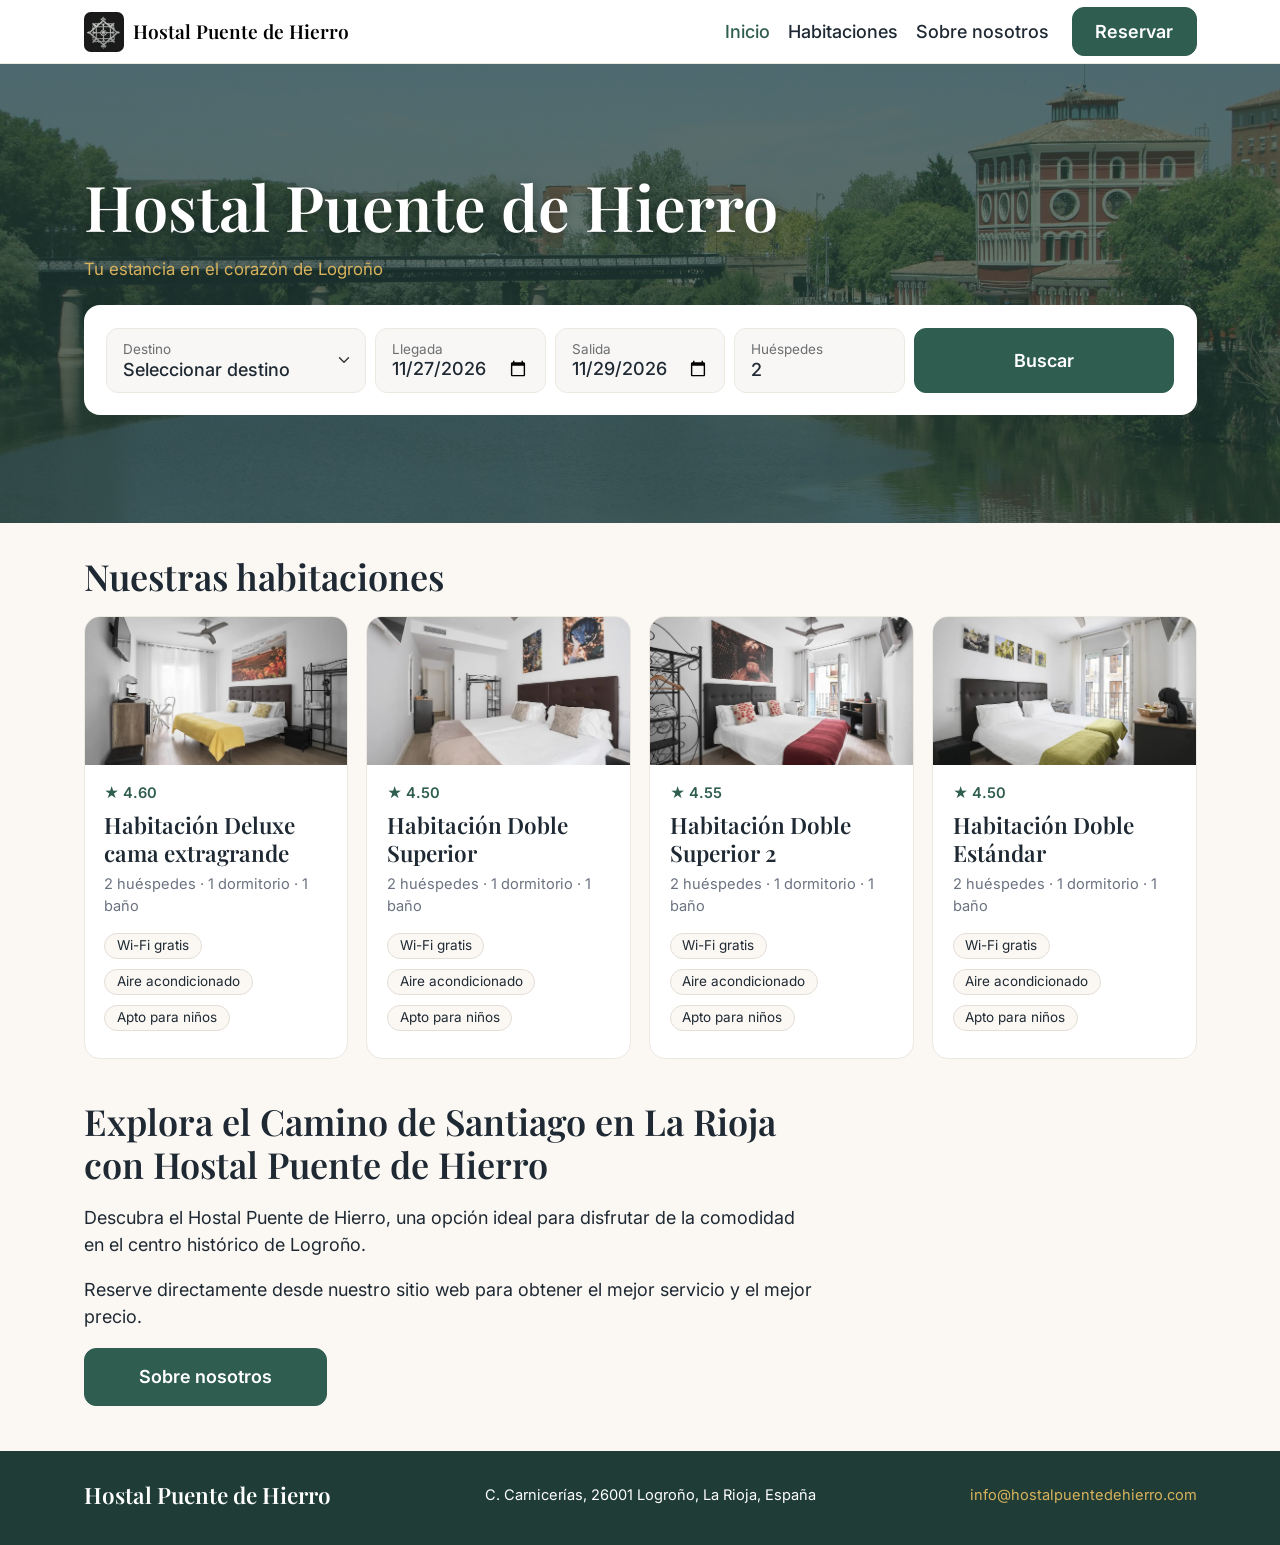
<file: index.html>
<!DOCTYPE html>
<html lang="es">
<head>
  <meta charset="UTF-8">
  <meta name="viewport" content="width=device-width, initial-scale=1">
  <title>Inicio | Hostal Puente de Hierro</title>
  <link href="https://fonts.googleapis.com/css2?family=Inter:wght@400;500;600;700&family=Playfair+Display:wght@500;600;700&display=swap" rel="stylesheet">
  <link href="https://cdn.jsdelivr.net/npm/bootstrap@5.3.3/dist/css/bootstrap.min.css" rel="stylesheet">
  <link href="css/style.css" rel="stylesheet">
</head>
<body>
  <nav class="navbar navbar-expand-md site-header sticky-top" aria-label="Principal">
    <div class="container">
      <a class="navbar-brand d-flex align-items-center gap-2" href="index.html">
        <img src="img/logo-icono.jpg" alt="Logotipo del Hostal Puente de Hierro" width="40" height="40" class="rounded flex-shrink-0">
        Hostal Puente de Hierro
      </a>
      <button class="navbar-toggler" type="button" data-bs-toggle="collapse" data-bs-target="#menuPrincipal"
              aria-controls="menuPrincipal" aria-expanded="false" aria-label="Abrir o cerrar el menú"><span class="navbar-toggler-icon"></span></button>
      <div class="collapse navbar-collapse" id="menuPrincipal">
        <ul class="navbar-nav ms-md-auto align-items-md-center">
          <li class="nav-item"><a class="nav-link active" href="index.html" aria-current="page"><span>Inicio</span><span class="flecha" aria-hidden="true">→</span></a></li>
          <li class="nav-item"><a class="nav-link" href="habitaciones.html"><span>Habitaciones</span><span class="flecha" aria-hidden="true">→</span></a></li>
          <li class="nav-item"><a class="nav-link" href="sobre-nosotros.html"><span>Sobre nosotros</span><span class="flecha" aria-hidden="true">→</span></a></li>
          <li class="nav-item nav-cta"><a class="btn btn-brand w-100" href="habitaciones.html">Reservar</a></li>
        </ul>
      </div>
    </div>
  </nav>

  <main>
    <section class="hero">
      <div class="container">
        <h1>Hostal Puente de Hierro</h1>
        <p class="lead-gold">Tu estancia en el corazón de Logroño</p>

        <form class="search-box" action="habitaciones.html" method="get">
          <div class="row g-2">
            <div class="col-12 col-lg-3">
              <div class="form-floating">
                <select class="form-select" id="destino" name="destino" aria-label="Destino">
                  <option>Seleccionar destino</option>
                  <option>Logroño</option>
                </select>
                <label for="destino">Destino</label>
              </div>
            </div>
            <div class="col-6 col-lg-2"><div class="form-floating"><input type="date" class="form-control" id="llegada" name="llegada" value="2026-11-27" placeholder=" "><label for="llegada">Llegada</label></div></div>
            <div class="col-6 col-lg-2"><div class="form-floating"><input type="date" class="form-control" id="salida" name="salida" value="2026-11-29" placeholder=" "><label for="salida">Salida</label></div></div>
            <div class="col-12 col-lg-2"><div class="form-floating"><input type="number" class="form-control" id="huespedes" name="huespedes" value="2" placeholder=" " min="1" max="4"><label for="huespedes">Huéspedes</label></div></div>
            <div class="col-12 col-lg-3 mt-2 mt-lg-2 d-grid">
              <button type="submit" class="btn btn-brand">Buscar</button>
            </div>
          </div>
        </form>
      </div>
    </section>

    <section class="container">
      <h2 class="section-title">Nuestras habitaciones</h2>
      <div class="row row-cols-1 row-cols-md-2 row-cols-xl-4 g-3">
        <div class="col">
          <div class="card room-card h-100">
            <img src="img/hab-deluxe.jpg" class="card-img-top" alt="Habitación Deluxe cama extragrande" loading="lazy">
            <div class="card-body">
              <div class="rating">★ 4.60</div>
              <h3 class="card-title room-title"><a href="detalle-habitacion.html" class="stretched-link">Habitación Deluxe cama extragrande</a></h3>
              <p class="card-text room-meta">2 huéspedes · 1 dormitorio · 1 baño</p>
              <div><span class="badge rounded-pill chip">Wi-Fi gratis</span><span class="badge rounded-pill chip">Aire acondicionado</span><span class="badge rounded-pill chip">Apto para niños</span></div>
            </div>
          </div>
        </div>
        <div class="col">
          <div class="card room-card h-100">
            <img src="img/hab-doble-superior.jpg" class="card-img-top" alt="Habitación Doble Superior" loading="lazy">
            <div class="card-body">
              <div class="rating">★ 4.50</div>
              <h3 class="card-title room-title"><a href="detalle-habitacion.html" class="stretched-link">Habitación Doble Superior</a></h3>
              <p class="card-text room-meta">2 huéspedes · 1 dormitorio · 1 baño</p>
              <div><span class="badge rounded-pill chip">Wi-Fi gratis</span><span class="badge rounded-pill chip">Aire acondicionado</span><span class="badge rounded-pill chip">Apto para niños</span></div>
            </div>
          </div>
        </div>
        <div class="col">
          <div class="card room-card h-100">
            <img src="img/hab-doble-superior-2.jpg" class="card-img-top" alt="Habitación Doble Superior 2" loading="lazy">
            <div class="card-body">
              <div class="rating">★ 4.55</div>
              <h3 class="card-title room-title"><a href="detalle-habitacion.html" class="stretched-link">Habitación Doble Superior 2</a></h3>
              <p class="card-text room-meta">2 huéspedes · 1 dormitorio · 1 baño</p>
              <div><span class="badge rounded-pill chip">Wi-Fi gratis</span><span class="badge rounded-pill chip">Aire acondicionado</span><span class="badge rounded-pill chip">Apto para niños</span></div>
            </div>
          </div>
        </div>
        <div class="col">
          <div class="card room-card h-100">
            <img src="img/hab-doble-estandar.jpg" class="card-img-top" alt="Habitación Doble Estándar" loading="lazy">
            <div class="card-body">
              <div class="rating">★ 4.50</div>
              <h3 class="card-title room-title"><a href="detalle-habitacion.html" class="stretched-link">Habitación Doble Estándar</a></h3>
              <p class="card-text room-meta">2 huéspedes · 1 dormitorio · 1 baño</p>
              <div><span class="badge rounded-pill chip">Wi-Fi gratis</span><span class="badge rounded-pill chip">Aire acondicionado</span><span class="badge rounded-pill chip">Apto para niños</span></div>
            </div>
          </div>
        </div>
      </div>
    </section>

    <section class="container pt-2">
      <div class="row">
        <div class="col-12 col-lg-8">
          <h2 class="section-title">Explora el Camino de Santiago en La Rioja con Hostal Puente de Hierro</h2>
          <p>Descubra el Hostal Puente de Hierro, una opción ideal para disfrutar de la comodidad en el centro histórico de Logroño.</p>
          <p>Reserve directamente desde nuestro sitio web para obtener el mejor servicio y el mejor precio.</p>
          <div class="d-grid d-md-block"><a href="sobre-nosotros.html" class="btn btn-brand px-md-5">Sobre nosotros</a></div>
        </div>
      </div>
    </section>
  </main>

  <footer class="site-footer">
    <div class="container">
      <div class="d-md-flex justify-content-md-between align-items-md-center">
        <h4 class="mb-md-0">Hostal Puente de Hierro</h4>
        <p class="mb-md-0">C. Carnicerías, 26001 Logroño, La Rioja, España</p>
        <p class="mb-0"><a class="gold" href="mailto:info@hostalpuentedehierro.com">info@hostalpuentedehierro.com</a></p>
      </div>
    </div>
  </footer>
  <script src="https://cdn.jsdelivr.net/npm/bootstrap@5.3.3/dist/js/bootstrap.bundle.min.js"></script> 
</body>
</html>
</file>
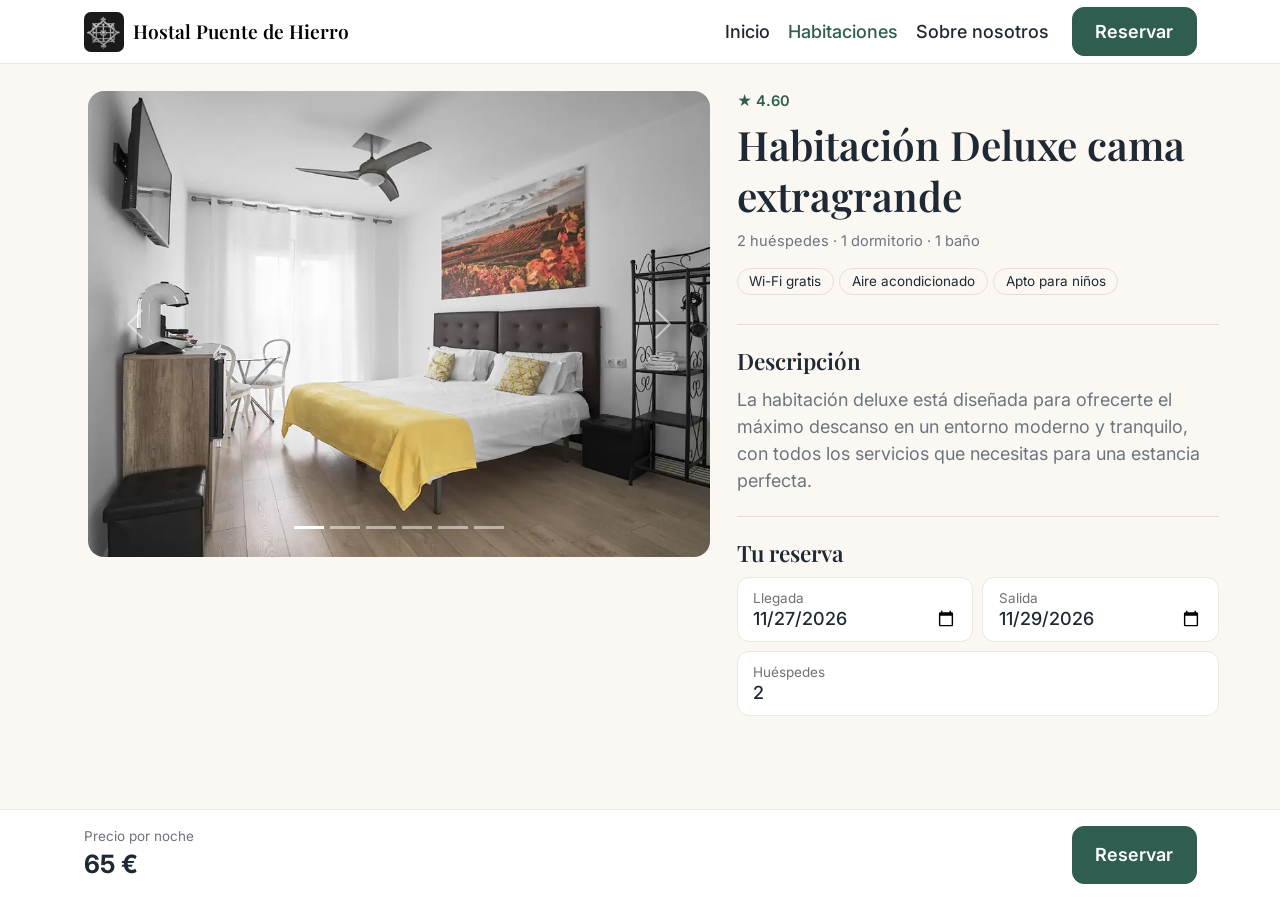
<file: detalle-habitacion.html>
<!DOCTYPE html>
<html lang="es">
<head>
  <meta charset="UTF-8">
  <meta name="viewport" content="width=device-width, initial-scale=1">
  <title>Habitación Deluxe cama extragrande | Hostal Puente de Hierro</title>
  <link href="https://fonts.googleapis.com/css2?family=Inter:wght@400;500;600;700&family=Playfair+Display:wght@500;600;700&display=swap" rel="stylesheet">
  <link href="https://cdn.jsdelivr.net/npm/bootstrap@5.3.3/dist/css/bootstrap.min.css" rel="stylesheet">
  <link href="css/style.css" rel="stylesheet">
</head>
<body>
  <nav class="navbar navbar-expand-md site-header sticky-top" aria-label="Principal">
    <div class="container">
      <a class="navbar-brand d-flex align-items-center gap-2" href="index.html">
        <img src="img/logo-icono.jpg" alt="Logotipo del Hostal Puente de Hierro" width="40" height="40" class="rounded flex-shrink-0">
        Hostal Puente de Hierro
      </a>
      <button class="navbar-toggler" type="button" data-bs-toggle="collapse" data-bs-target="#menuPrincipal"
              aria-controls="menuPrincipal" aria-expanded="false" aria-label="Abrir o cerrar el menú"><span class="navbar-toggler-icon"></span></button>
      <div class="collapse navbar-collapse" id="menuPrincipal">
        <ul class="navbar-nav ms-md-auto align-items-md-center">
          <li class="nav-item"><a class="nav-link" href="index.html"><span>Inicio</span><span class="flecha" aria-hidden="true">→</span></a></li>
          <li class="nav-item"><a class="nav-link active" href="habitaciones.html" aria-current="page"><span>Habitaciones</span><span class="flecha" aria-hidden="true">→</span></a></li>
          <li class="nav-item"><a class="nav-link" href="sobre-nosotros.html"><span>Sobre nosotros</span><span class="flecha" aria-hidden="true">→</span></a></li>
          <li class="nav-item nav-cta"><a class="btn btn-brand w-100" href="habitaciones.html">Reservar</a></li>
        </ul>
      </div>
    </div>
  </nav>

  <main class="detail">
    <section class="room-detail">
      <form action="resumen-reserva.html" method="get">
        <div class="container-lg px-0 px-lg-3 room-body">
          <div class="row g-0 g-lg-5 pt-lg-4">

            <div class="col-12 col-lg-7">
              <div id="galeria-deluxe" class="carousel slide" aria-label="Fotos de Habitación Deluxe cama extragrande">
                <div class="carousel-indicators"><button type="button" data-bs-target="#galeria-deluxe" data-bs-slide-to="0" class="active" aria-current="true" aria-label="Foto 1"></button><button type="button" data-bs-target="#galeria-deluxe" data-bs-slide-to="1" aria-label="Foto 2"></button><button type="button" data-bs-target="#galeria-deluxe" data-bs-slide-to="2" aria-label="Foto 3"></button><button type="button" data-bs-target="#galeria-deluxe" data-bs-slide-to="3" aria-label="Foto 4"></button><button type="button" data-bs-target="#galeria-deluxe" data-bs-slide-to="4" aria-label="Foto 5"></button><button type="button" data-bs-target="#galeria-deluxe" data-bs-slide-to="5" aria-label="Foto 6"></button></div>
                <div class="carousel-inner">
                  <div class="carousel-item active">
                    <img src="img/hab-deluxe.jpg" class="detail-img" alt="Habitación Deluxe cama extragrande - foto 1 de 6">
                  </div>
                  <div class="carousel-item">
                    <img src="img/hab-deluxe-1.jpg" class="detail-img" alt="Habitación Deluxe cama extragrande - foto 2 de 6" loading="lazy">
                  </div>
                  <div class="carousel-item">
                    <img src="img/hab-deluxe-2.jpg" class="detail-img" alt="Habitación Deluxe cama extragrande - foto 3 de 6" loading="lazy">
                  </div>
                  <div class="carousel-item">
                    <img src="img/hab-deluxe-3.jpg" class="detail-img" alt="Habitación Deluxe cama extragrande - foto 4 de 6" loading="lazy">
                  </div>
                  <div class="carousel-item">
                    <img src="img/hab-deluxe-4.jpg" class="detail-img" alt="Habitación Deluxe cama extragrande - foto 5 de 6" loading="lazy">
                  </div>
                  <div class="carousel-item">
                    <img src="img/hab-deluxe-5.jpg" class="detail-img" alt="Habitación Deluxe cama extragrande - foto 6 de 6" loading="lazy">
                  </div>
                </div>
                <button class="carousel-control-prev" type="button" data-bs-target="#galeria-deluxe" data-bs-slide="prev">
                  <span class="carousel-control-prev-icon" aria-hidden="true"></span><span class="visually-hidden">Anterior</span>
                </button>
                <button class="carousel-control-next" type="button" data-bs-target="#galeria-deluxe" data-bs-slide="next">
                  <span class="carousel-control-next-icon" aria-hidden="true"></span><span class="visually-hidden">Siguiente</span>
                </button>
              </div>
            </div>

            <div class="col-12 col-lg-5 px-3 px-lg-0 pt-3 pt-lg-0">
              <div class="rating">★ 4.60</div>
              <h1>Habitación Deluxe cama extragrande</h1>
              <div class="room-meta">2 huéspedes · 1 dormitorio · 1 baño</div>
              <div><span class="badge rounded-pill chip">Wi-Fi gratis</span><span class="badge rounded-pill chip">Aire acondicionado</span><span class="badge rounded-pill chip">Apto para niños</span></div>

              <hr class="divider">
              <h2>Descripción</h2>
              <p class="text-secondary">La habitación deluxe está diseñada para ofrecerte el máximo descanso en un entorno moderno y tranquilo, con todos los servicios que necesitas para una estancia perfecta.</p>

              <hr class="divider">
              <h2>Tu reserva</h2>
              <div class="row g-2">
                <div class="col-6"><div class="form-floating"><input type="date" class="form-control" id="llegada-deluxe" name="llegada" value="2026-11-27" placeholder=" "><label for="llegada-deluxe">Llegada</label></div></div>
                <div class="col-6"><div class="form-floating"><input type="date" class="form-control" id="salida-deluxe" name="salida" value="2026-11-29" placeholder=" "><label for="salida-deluxe">Salida</label></div></div>
                <div class="col-12"><div class="form-floating"><input type="number" class="form-control" id="huespedes-deluxe" name="huespedes" value="2" placeholder=" " min="1" max="2"><label for="huespedes-deluxe">Huéspedes</label></div></div>
              </div>
            </div>
          </div>
        </div>

        <div class="book-bar">
          <div class="container d-flex align-items-center justify-content-between">
            <div>
              <small>Precio por noche</small>
              <strong>65 €</strong>
            </div>
            <button type="submit" class="btn btn-brand">Reservar</button>
          </div>
        </div>
      </form>
    </section>
  </main>

  <script src="https://cdn.jsdelivr.net/npm/bootstrap@5.3.3/dist/js/bootstrap.bundle.min.js"></script>
</body>
</html>
</file>
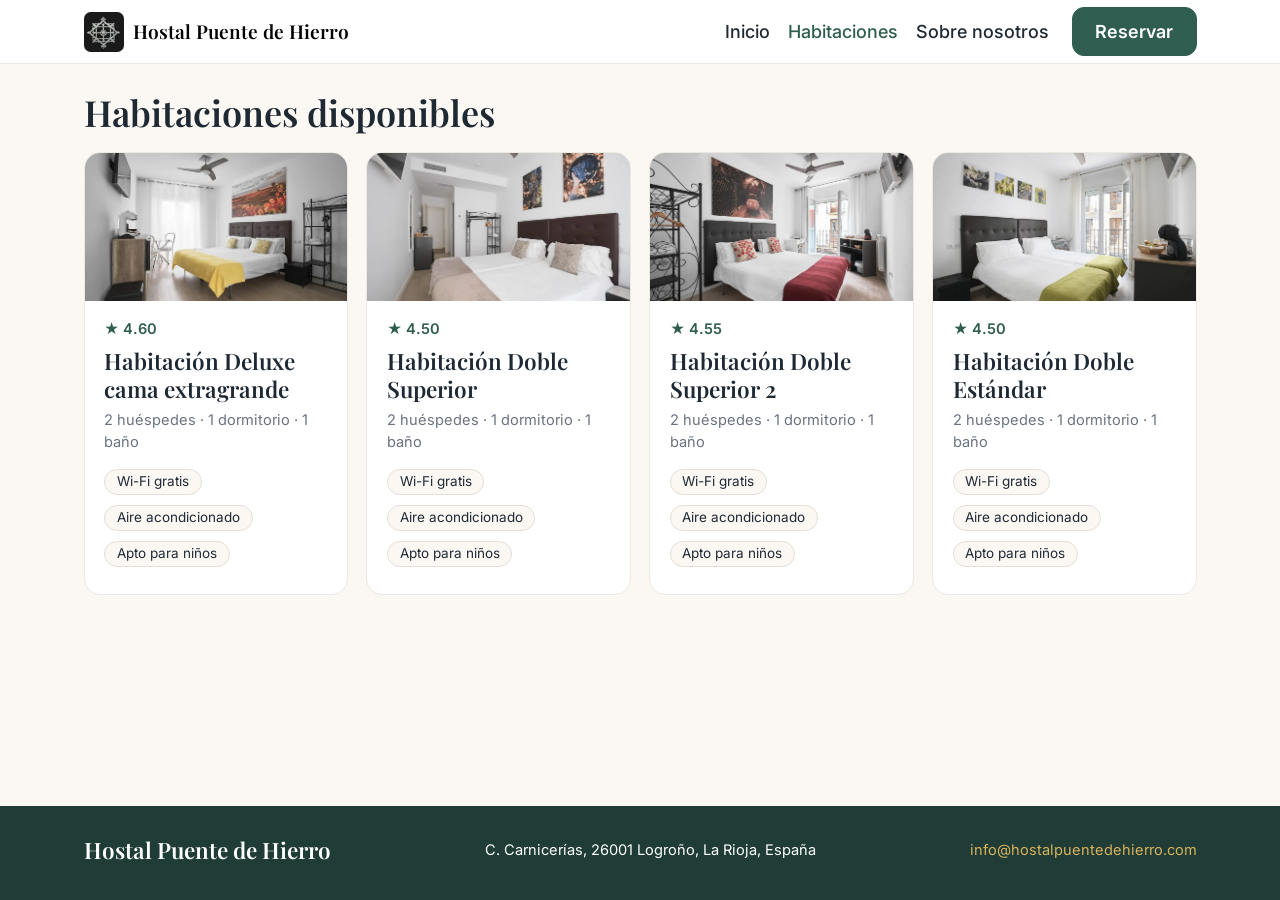
<file: habitaciones.html>
<!DOCTYPE html>
<html lang="es">
<head>
  <meta charset="UTF-8">
  <meta name="viewport" content="width=device-width, initial-scale=1">
  <title>Habitaciones disponibles | Hostal Puente de Hierro</title>
  <link href="https://fonts.googleapis.com/css2?family=Inter:wght@400;500;600;700&family=Playfair+Display:wght@500;600;700&display=swap" rel="stylesheet">
  <link href="https://cdn.jsdelivr.net/npm/bootstrap@5.3.3/dist/css/bootstrap.min.css" rel="stylesheet">
  <link href="css/style.css" rel="stylesheet">
</head>
<body>
  <nav class="navbar navbar-expand-md site-header sticky-top" aria-label="Principal">
    <div class="container">
      <a class="navbar-brand d-flex align-items-center gap-2" href="index.html">
        <img src="img/logo-icono.jpg" alt="Logotipo del Hostal Puente de Hierro" width="40" height="40" class="rounded flex-shrink-0">
        Hostal Puente de Hierro
      </a>
      <button class="navbar-toggler" type="button" data-bs-toggle="collapse" data-bs-target="#menuPrincipal"
              aria-controls="menuPrincipal" aria-expanded="false" aria-label="Abrir o cerrar el menú"><span class="navbar-toggler-icon"></span></button>
      <div class="collapse navbar-collapse" id="menuPrincipal">
        <ul class="navbar-nav ms-md-auto align-items-md-center">
          <li class="nav-item"><a class="nav-link" href="index.html"><span>Inicio</span><span class="flecha" aria-hidden="true">→</span></a></li>
          <li class="nav-item"><a class="nav-link active" href="habitaciones.html" aria-current="page"><span>Habitaciones</span><span class="flecha" aria-hidden="true">→</span></a></li>
          <li class="nav-item"><a class="nav-link" href="sobre-nosotros.html"><span>Sobre nosotros</span><span class="flecha" aria-hidden="true">→</span></a></li>
          <li class="nav-item nav-cta"><a class="btn btn-brand w-100" href="habitaciones.html">Reservar</a></li>
        </ul>
      </div>
    </div>
  </nav>

  <main class="container">
    <h1 class="page-title">Habitaciones disponibles</h1>
      <div class="row row-cols-1 row-cols-md-2 row-cols-xl-4 g-3">
        <div class="col">
          <div class="card room-card h-100">
            <img src="img/hab-deluxe.jpg" class="card-img-top" alt="Habitación Deluxe cama extragrande" loading="lazy">
            <div class="card-body">
              <div class="rating">★ 4.60</div>
              <h3 class="card-title room-title"><a href="detalle-habitacion.html" class="stretched-link">Habitación Deluxe cama extragrande</a></h3>
              <p class="card-text room-meta">2 huéspedes · 1 dormitorio · 1 baño</p>
              <div><span class="badge rounded-pill chip">Wi-Fi gratis</span><span class="badge rounded-pill chip">Aire acondicionado</span><span class="badge rounded-pill chip">Apto para niños</span></div>
            </div>
          </div>
        </div>
        <div class="col">
          <div class="card room-card h-100">
            <img src="img/hab-doble-superior.jpg" class="card-img-top" alt="Habitación Doble Superior" loading="lazy">
            <div class="card-body">
              <div class="rating">★ 4.50</div>
              <h3 class="card-title room-title"><a href="detalle-habitacion.html" class="stretched-link">Habitación Doble Superior</a></h3>
              <p class="card-text room-meta">2 huéspedes · 1 dormitorio · 1 baño</p>
              <div><span class="badge rounded-pill chip">Wi-Fi gratis</span><span class="badge rounded-pill chip">Aire acondicionado</span><span class="badge rounded-pill chip">Apto para niños</span></div>
            </div>
          </div>
        </div>
        <div class="col">
          <div class="card room-card h-100">
            <img src="img/hab-doble-superior-2.jpg" class="card-img-top" alt="Habitación Doble Superior 2" loading="lazy">
            <div class="card-body">
              <div class="rating">★ 4.55</div>
              <h3 class="card-title room-title"><a href="detalle-habitacion.html" class="stretched-link">Habitación Doble Superior 2</a></h3>
              <p class="card-text room-meta">2 huéspedes · 1 dormitorio · 1 baño</p>
              <div><span class="badge rounded-pill chip">Wi-Fi gratis</span><span class="badge rounded-pill chip">Aire acondicionado</span><span class="badge rounded-pill chip">Apto para niños</span></div>
            </div>
          </div>
        </div>
        <div class="col">
          <div class="card room-card h-100">
            <img src="img/hab-doble-estandar.jpg" class="card-img-top" alt="Habitación Doble Estándar" loading="lazy">
            <div class="card-body">
              <div class="rating">★ 4.50</div>
              <h3 class="card-title room-title"><a href="detalle-habitacion.html" class="stretched-link">Habitación Doble Estándar</a></h3>
              <p class="card-text room-meta">2 huéspedes · 1 dormitorio · 1 baño</p>
              <div><span class="badge rounded-pill chip">Wi-Fi gratis</span><span class="badge rounded-pill chip">Aire acondicionado</span><span class="badge rounded-pill chip">Apto para niños</span></div>
            </div>
          </div>
        </div>
    </div>
  </main>

  <footer class="site-footer">
    <div class="container">
      <div class="d-md-flex justify-content-md-between align-items-md-center">
        <h4 class="mb-md-0">Hostal Puente de Hierro</h4>
        <p class="mb-md-0">C. Carnicerías, 26001 Logroño, La Rioja, España</p>
        <p class="mb-0"><a class="gold" href="mailto:info@hostalpuentedehierro.com">info@hostalpuentedehierro.com</a></p>
      </div>
    </div>
  </footer>

  <script src="https://cdn.jsdelivr.net/npm/bootstrap@5.3.3/dist/js/bootstrap.bundle.min.js"></script>
</body>
</html>
</file>
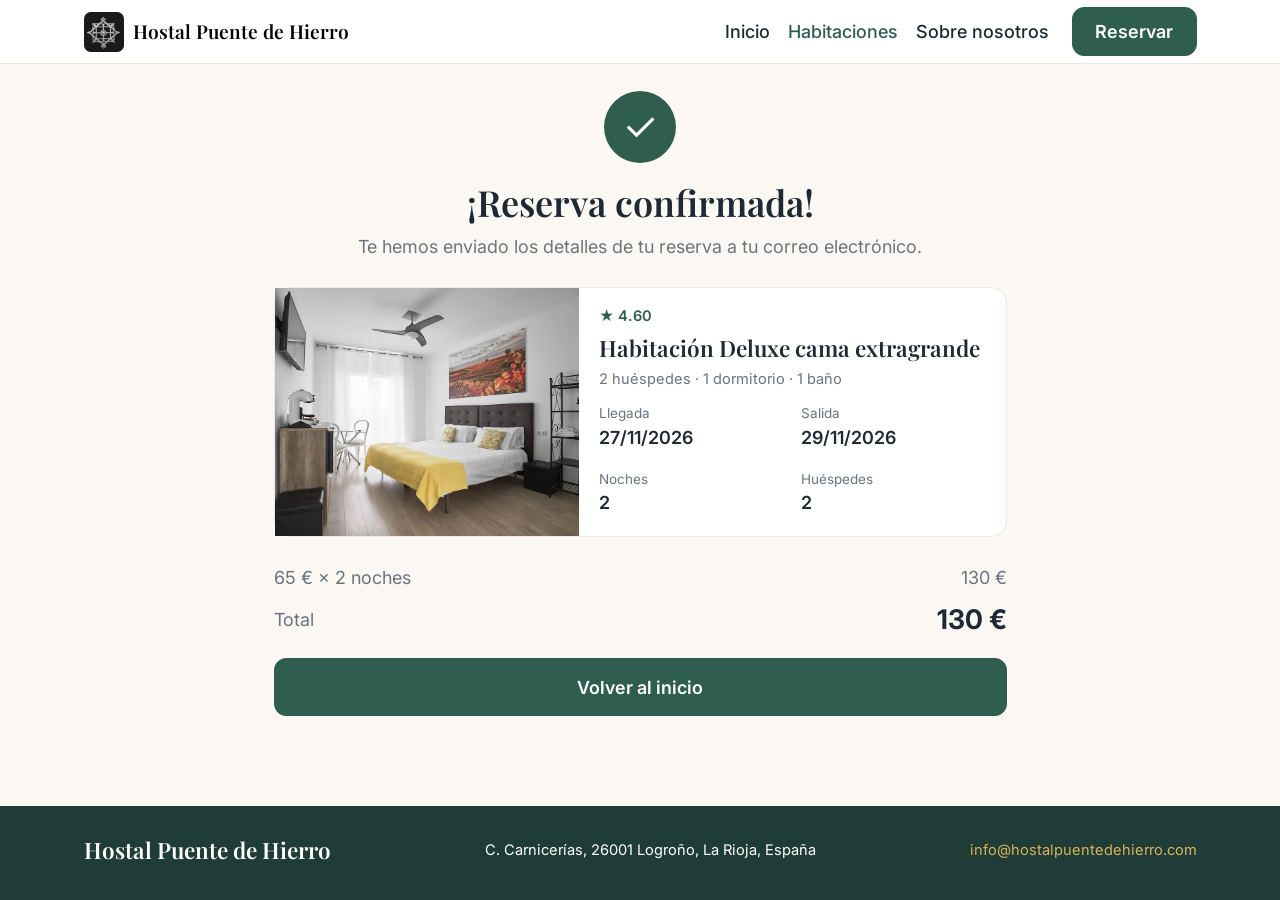
<file: reserva-confirmada.html>
<!DOCTYPE html>
<html lang="es">
<head>
  <meta charset="UTF-8">
  <meta name="viewport" content="width=device-width, initial-scale=1">
  <title>Reserva confirmada | Hostal Puente de Hierro</title>
  <link href="https://fonts.googleapis.com/css2?family=Inter:wght@400;500;600;700&family=Playfair+Display:wght@500;600;700&display=swap" rel="stylesheet">
  <link href="https://cdn.jsdelivr.net/npm/bootstrap@5.3.3/dist/css/bootstrap.min.css" rel="stylesheet">
  <link href="css/style.css" rel="stylesheet">
</head>
<body>
  <nav class="navbar navbar-expand-md site-header sticky-top" aria-label="Principal">
    <div class="container">
      <a class="navbar-brand d-flex align-items-center gap-2" href="index.html">
        <img src="img/logo-icono.jpg" alt="Logotipo del Hostal Puente de Hierro" width="40" height="40" class="rounded flex-shrink-0">
        Hostal Puente de Hierro
      </a>
      <button class="navbar-toggler" type="button" data-bs-toggle="collapse" data-bs-target="#menuPrincipal"
              aria-controls="menuPrincipal" aria-expanded="false" aria-label="Abrir o cerrar el menú"><span class="navbar-toggler-icon"></span></button>
      <div class="collapse navbar-collapse" id="menuPrincipal">
        <ul class="navbar-nav ms-md-auto align-items-md-center">
          <li class="nav-item"><a class="nav-link" href="index.html"><span>Inicio</span><span class="flecha" aria-hidden="true">→</span></a></li>
          <li class="nav-item"><a class="nav-link active" href="habitaciones.html" aria-current="page"><span>Habitaciones</span><span class="flecha" aria-hidden="true">→</span></a></li>
          <li class="nav-item"><a class="nav-link" href="sobre-nosotros.html"><span>Sobre nosotros</span><span class="flecha" aria-hidden="true">→</span></a></li>
          <li class="nav-item nav-cta"><a class="btn btn-brand w-100" href="habitaciones.html">Reservar</a></li>
        </ul>
      </div>
    </div>
  </nav>

  <main class="container">
    <div class="row justify-content-center">
      <div class="col-12 col-lg-9 col-xl-8">

        <div class="text-center pt-4">
          <div class="check-circle">✓</div>
          <h1 class="page-title mt-0 mb-2">¡Reserva confirmada!</h1>
          <p class="text-secondary mb-4">Te hemos enviado los detalles de tu reserva a tu correo electrónico.</p>
        </div>

        <div class="card room-card mb-4">
          <div class="row g-0">
            <div class="col-md-5">
              <img src="img/hab-deluxe.jpg" class="img-fluid w-100 h-100 foto-confirmada" alt="Habitación Deluxe cama extragrande">
            </div>
            <div class="col-md-7">
              <div class="card-body">
                <div class="rating">★ 4.60</div>
                <h3 class="room-title">Habitación Deluxe cama extragrande</h3>
                <p class="room-meta">2 huéspedes · 1 dormitorio · 1 baño</p>
                <div class="row g-3">
                  <div class="col-6 dato"><small>Llegada</small><strong>27/11/2026</strong></div>
                  <div class="col-6 dato"><small>Salida</small><strong>29/11/2026</strong></div>
                  <div class="col-6 dato"><small>Noches</small><strong>2</strong></div>
                  <div class="col-6 dato"><small>Huéspedes</small><strong>2</strong></div>
                </div>
              </div>
            </div>
          </div>
        </div>

        <div class="linea-precio"><span>65 € × 2 noches</span><span>130 €</span></div>
        <div class="total-row mt-2"><span>Total</span><strong>130 €</strong></div>

        <a href="index.html" class="btn btn-brand w-100 mb-4">Volver al inicio</a>

      </div>
    </div>
  </main>
  <footer class="site-footer">
    <div class="container">
      <div class="d-md-flex justify-content-md-between align-items-md-center">
        <h4 class="mb-md-0">Hostal Puente de Hierro</h4>
        <p class="mb-md-0">C. Carnicerías, 26001 Logroño, La Rioja, España</p>
        <p class="mb-0"><a class="gold" href="mailto:info@hostalpuentedehierro.com">info@hostalpuentedehierro.com</a></p>
      </div>
    </div>
  </footer>

  <script src="https://cdn.jsdelivr.net/npm/bootstrap@5.3.3/dist/js/bootstrap.bundle.min.js"></script>
</body>
</html>
</file>
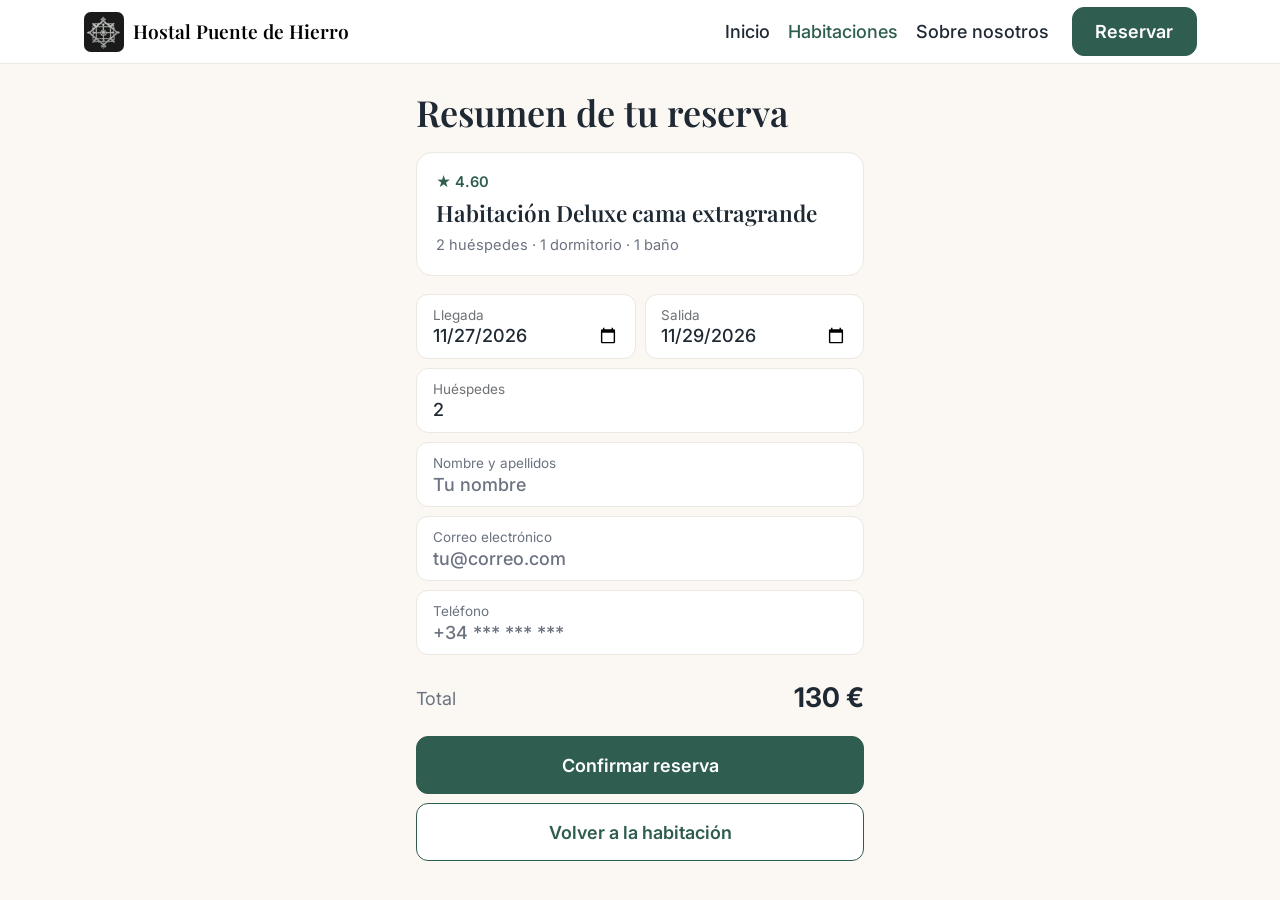
<file: resumen-reserva.html>
<!DOCTYPE html>
<html lang="es">
<head>
  <meta charset="UTF-8">
  <meta name="viewport" content="width=device-width, initial-scale=1">
  <title>Resumen de reserva | Hostal Puente de Hierro</title>
  <link href="https://fonts.googleapis.com/css2?family=Inter:wght@400;500;600;700&family=Playfair+Display:wght@500;600;700&display=swap" rel="stylesheet">
  <link href="https://cdn.jsdelivr.net/npm/bootstrap@5.3.3/dist/css/bootstrap.min.css" rel="stylesheet">
  <link href="css/style.css" rel="stylesheet">
</head>
<body>
  <nav class="navbar navbar-expand-md site-header sticky-top" aria-label="Principal">
    <div class="container">
      <a class="navbar-brand d-flex align-items-center gap-2" href="index.html">
        <img src="img/logo-icono.jpg" alt="Logotipo del Hostal Puente de Hierro" width="40" height="40" class="rounded flex-shrink-0">
        Hostal Puente de Hierro
      </a>
      <button class="navbar-toggler" type="button" data-bs-toggle="collapse" data-bs-target="#menuPrincipal"
              aria-controls="menuPrincipal" aria-expanded="false" aria-label="Abrir o cerrar el menú"><span class="navbar-toggler-icon"></span></button>
      <div class="collapse navbar-collapse" id="menuPrincipal">
        <ul class="navbar-nav ms-md-auto align-items-md-center">
          <li class="nav-item"><a class="nav-link" href="index.html"><span>Inicio</span><span class="flecha" aria-hidden="true">→</span></a></li>
          <li class="nav-item"><a class="nav-link active" href="habitaciones.html" aria-current="page"><span>Habitaciones</span><span class="flecha" aria-hidden="true">→</span></a></li>
          <li class="nav-item"><a class="nav-link" href="sobre-nosotros.html"><span>Sobre nosotros</span><span class="flecha" aria-hidden="true">→</span></a></li>
          <li class="nav-item nav-cta"><a class="btn btn-brand w-100" href="habitaciones.html">Reservar</a></li>
        </ul>
      </div>
    </div>
  </nav>

  <main class="container">
    <div class="row justify-content-center">
      <div class="col-12 col-md-8 col-lg-5">
        <h1 class="page-title">Resumen de tu reserva</h1>

        <div class="summary-card mb-3">
          <div class="rating">★ 4.60</div>
          <h3>Habitación Deluxe cama extragrande</h3>
          <div class="room-meta mb-0">2 huéspedes · 1 dormitorio · 1 baño</div>
        </div>

        <form action="reserva-confirmada.html" method="get">
          <div class="row g-2">
            <div class="col-6"><div class="form-floating"><input type="date" class="form-control" id="llegada" name="llegada" value="2026-11-27" placeholder=" " required><label for="llegada">Llegada</label></div></div>
            <div class="col-6"><div class="form-floating"><input type="date" class="form-control" id="salida" name="salida" value="2026-11-29" placeholder=" " required><label for="salida">Salida</label></div></div>
            <div class="col-12"><div class="form-floating"><input type="number" class="form-control" id="huespedes" name="huespedes" value="2" placeholder=" " min="1" max="2" required><label for="huespedes">Huéspedes</label></div></div>
            <div class="col-12"><div class="form-floating"><input type="text" class="form-control" id="nombre" name="nombre" placeholder="Tu nombre" autocomplete="name" required><label for="nombre">Nombre y apellidos</label></div></div>
            <div class="col-12"><div class="form-floating"><input type="email" class="form-control" id="email" name="email" placeholder="tu@correo.com" autocomplete="email" required><label for="email">Correo electrónico</label></div></div>
            <div class="col-12"><div class="form-floating"><input type="tel" class="form-control" id="telefono" name="telefono" placeholder="+34 *** *** ***" autocomplete="tel" required><label for="telefono">Teléfono</label></div></div>
          </div>

          <div class="total-row">
            <span>Total</span>
            <strong>130 €</strong>
          </div>

          <div class="d-grid gap-2 mb-4">
            <button type="submit" class="btn btn-brand">Confirmar reserva</button>
            <a href="detalle-habitacion.html" class="btn btn-brand-outline">Volver a la habitación</a>
          </div>
        </form>
      </div>
    </div>
  </main>

  <script src="https://cdn.jsdelivr.net/npm/bootstrap@5.3.3/dist/js/bootstrap.bundle.min.js"></script>
</body>
</html>
</file>
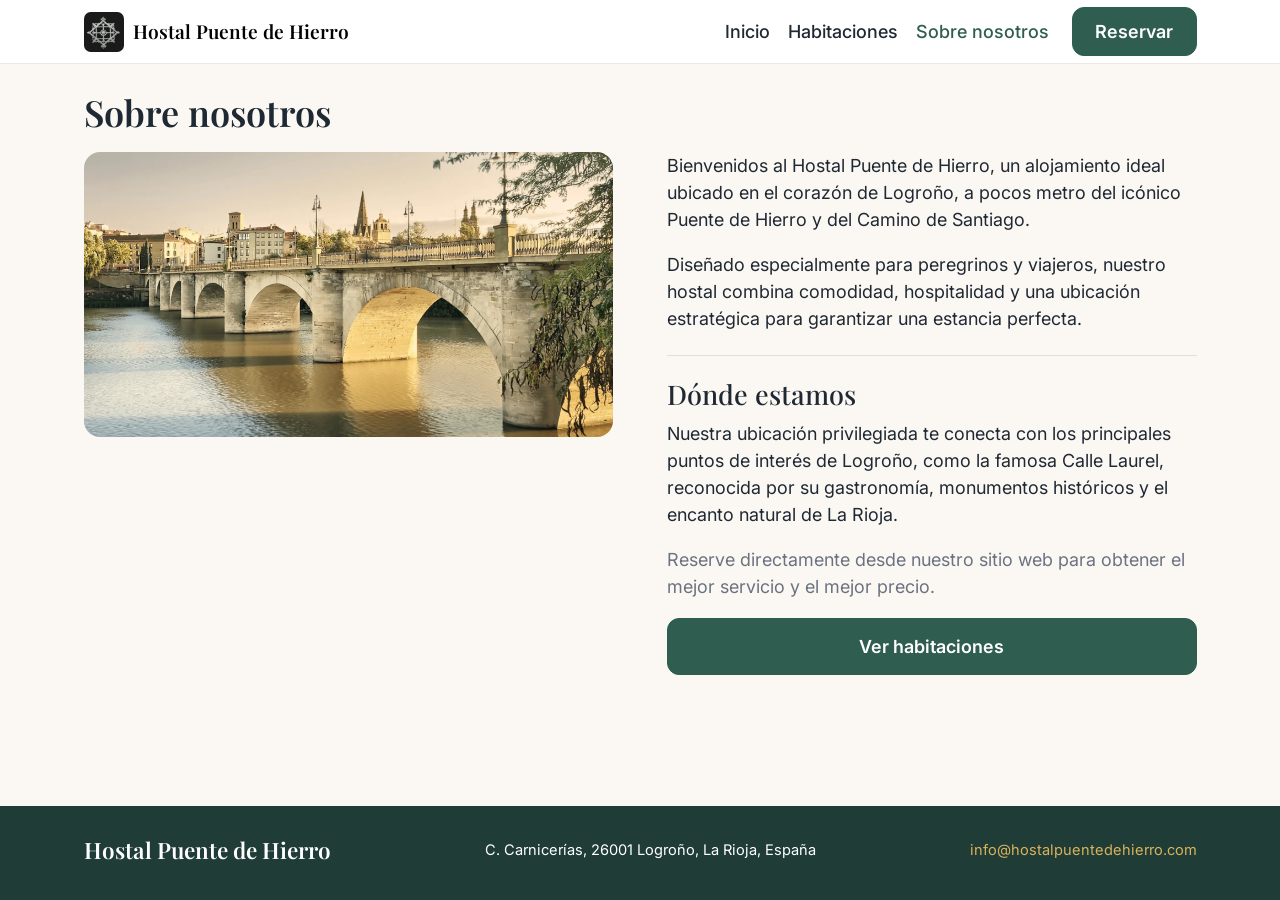
<file: sobre-nosotros.html>
<!DOCTYPE html>
<html lang="es">
<head>
  <meta charset="UTF-8">
  <meta name="viewport" content="width=device-width, initial-scale=1">
  <title>Sobre nosotros | Hostal Puente de Hierro</title>
  <link href="https://fonts.googleapis.com/css2?family=Inter:wght@400;500;600;700&family=Playfair+Display:wght@500;600;700&display=swap" rel="stylesheet">
  <link href="https://cdn.jsdelivr.net/npm/bootstrap@5.3.3/dist/css/bootstrap.min.css" rel="stylesheet">
  <link href="css/style.css" rel="stylesheet">
</head>
<body>
  <nav class="navbar navbar-expand-md site-header sticky-top" aria-label="Principal">
    <div class="container">
      <a class="navbar-brand d-flex align-items-center gap-2" href="index.html">
        <img src="img/logo-icono.jpg" alt="Logotipo del Hostal Puente de Hierro" width="40" height="40" class="rounded flex-shrink-0">
        Hostal Puente de Hierro
      </a>
      <button class="navbar-toggler" type="button" data-bs-toggle="collapse" data-bs-target="#menuPrincipal"
              aria-controls="menuPrincipal" aria-expanded="false" aria-label="Abrir o cerrar el menú"><span class="navbar-toggler-icon"></span></button>
      <div class="collapse navbar-collapse" id="menuPrincipal">
        <ul class="navbar-nav ms-md-auto align-items-md-center">
          <li class="nav-item"><a class="nav-link" href="index.html"><span>Inicio</span><span class="flecha" aria-hidden="true">→</span></a></li>
          <li class="nav-item"><a class="nav-link" href="habitaciones.html"><span>Habitaciones</span><span class="flecha" aria-hidden="true">→</span></a></li>
          <li class="nav-item"><a class="nav-link active" href="sobre-nosotros.html" aria-current="page"><span>Sobre nosotros</span><span class="flecha" aria-hidden="true">→</span></a></li>
          <li class="nav-item nav-cta"><a class="btn btn-brand w-100" href="habitaciones.html">Reservar</a></li>
        </ul>
      </div>
    </div>
  </nav>

  <main class="container">
    <h1 class="page-title">Sobre nosotros</h1>
    <div class="row g-3 g-lg-5 align-items-start">
      <div class="col-12 col-lg-6">
        <img class="about-img" src="img/sobre-nosotros.jpg" alt="El Puente de Hierro de Logroño al atardecer">
      </div>
      <div class="col-12 col-lg-6">
        <p>Bienvenidos al Hostal Puente de Hierro, un alojamiento ideal ubicado en el corazón de Logroño, a pocos metro del icónico Puente de Hierro y del Camino de Santiago.</p>
        <p>Diseñado especialmente para peregrinos y viajeros, nuestro hostal combina comodidad, hospitalidad y una ubicación estratégica para garantizar una estancia perfecta.</p>

        <hr class="divider">
        <h2 class="h4">Dónde estamos</h2>
        <p>Nuestra ubicación privilegiada te conecta con los principales puntos de interés de Logroño, como la famosa Calle Laurel, reconocida por su gastronomía, monumentos históricos y el encanto natural de La Rioja.</p>
        <p class="cta-muted">Reserve directamente desde nuestro sitio web para obtener el mejor servicio y el mejor precio.</p>
        <a href="habitaciones.html" class="btn btn-brand w-100">Ver habitaciones</a>
      </div>
    </div>
  </main>

  <footer class="site-footer">
    <div class="container">
      <div class="d-md-flex justify-content-md-between align-items-md-center">
        <h4 class="mb-md-0">Hostal Puente de Hierro</h4>
        <p class="mb-md-0">C. Carnicerías, 26001 Logroño, La Rioja, España</p>
        <p class="mb-0"><a class="gold" href="mailto:info@hostalpuentedehierro.com">info@hostalpuentedehierro.com</a></p>
      </div>
    </div>
  </footer>
  <script src="https://cdn.jsdelivr.net/npm/bootstrap@5.3.3/dist/js/bootstrap.bundle.min.js"></script>
</body>
</html>
</file>
<file: css/style.css>
:root {
  --fondo: #fbf8f4;
  --verde: #2f5d50;
  --verde-oscuro: #1f3d36;
  --dorado: #d9b25c;
  --texto: #1f2933;
  --gris: #6b7280;
  --linea: #e3ded6;
  --borde-tarjeta: #ece8e2;

  --bs-body-font-family: 'Inter', sans-serif;
  --bs-body-color: var(--texto);
  --bs-body-bg: var(--fondo);
  --bs-link-color: var(--verde);
  --bs-link-hover-color: var(--verde-oscuro);
}

body {
  display: flex;
  flex-direction: column;
  min-height: 100vh;
}
main { flex: 1; }

h1, h2, h3, h4 {
  font-family: 'Playfair Display', serif;
  font-weight: 600;
  color: var(--texto);
}

.btn-brand {
  background-color: var(--verde);
  border-color: var(--verde);
  color: #fff;
  font-weight: 600;
  border-radius: 12px;
  padding: 0.8rem 1.25rem;
}
.btn-brand:hover,
.btn-brand:active {
  background-color: var(--verde-oscuro);
  border-color: var(--verde-oscuro);
  color: #fff;
}

.btn-brand-outline {
  background-color: #fff;
  border-color: var(--verde);
  color: var(--verde);
  font-weight: 600;
  border-radius: 12px;
  padding: 0.8rem 1.25rem;
}
.btn-brand-outline:hover,
.btn-brand-outline:active {
  background-color: var(--verde);
  border-color: var(--verde);
  color: #fff;
}

.site-header {
  background-color: #fff;
  border-bottom: 1px solid var(--borde-tarjeta);
  min-height: 64px;
  padding: 0;
}
.navbar-brand {
  font-family: 'Playfair Display', serif;
  font-weight: 600;
  font-size: clamp(0.875rem, 4.3vw, 1.0625rem);
  flex: 1 1 0;
  min-width: 0;
  margin-right: 0;
}
.navbar-toggler { border: 0; }
.navbar-toggler:focus { box-shadow: none; }
.site-header .navbar-collapse { padding-bottom: 1rem; }

.site-header .nav-link {
  display: flex;
  justify-content: space-between;
  padding: 1.15rem 0;
  border-bottom: 1px solid var(--linea);
  font-family: 'Playfair Display', serif;
  font-weight: 600;
  font-size: 1.5rem;
  color: var(--texto);
}
.site-header .nav-link:hover,
.site-header .nav-link.active { color: var(--verde); }
.flecha { color: var(--verde); }
.nav-cta { margin-top: 1.5rem; }

.form-floating > .form-control,
.form-floating > .form-select {
  background-color: #fff;
  border: 1px solid var(--borde-tarjeta);
  border-radius: 12px;
  font-weight: 500;
  height: 3.6rem;
  padding: 1.5rem 0.875rem 0.4rem;
}
.form-floating > .form-control:focus,
.form-floating > .form-select:focus {
  border-color: var(--verde);
  box-shadow: 0 0 0 0.2rem rgba(47, 93, 80, 0.12);
}
.form-floating > label {
  padding: 0.55rem 0.875rem;
  font-size: 0.75rem;
  color: var(--gris);
  opacity: 1;
  transform: none !important;
}
.form-floating > label::after { display: none !important; }
.form-floating > .form-control::placeholder { color: var(--gris); opacity: 1; }


.hero {
  background: linear-gradient(rgba(31, 61, 54, 0.68), rgba(31, 61, 54, 0.68)), url('../img/portada.jpg') 85% 66% / auto 165% no-repeat;
  color: #fff;
  padding: 1.5rem 0;
}
.hero h1 {
  color: #fff;
  font-size: 2.25rem;
  line-height: 1.1;
  margin-bottom: 0.9rem;
  text-shadow: 0 2px 12px rgba(0, 0, 0, 0.35);
}
.lead-gold {
  color: var(--dorado);
  font-size: 0.9375rem;
  margin-bottom: 1.25rem;
}
.search-box {
  background-color: #fff;
  border-radius: 16px;
  padding: 1rem;
}

.search-box .form-control,
.search-box .form-select { background-color: #f8f7f5; }


.section-title { font-size: 1.5rem; margin: 1.75rem 0 1rem; }
.page-title { font-size: 1.75rem; margin: 1.5rem 0 1rem; }
.divider {
  border: 0;
  border-top: 1px solid var(--linea);
  opacity: 1;
  margin: 1.25rem 0;
}

.room-card {
  --bs-card-border-color: var(--borde-tarjeta);
  --bs-card-border-radius: 16px;
  --bs-card-inner-border-radius: 15px;
  --bs-card-bg: #fff;
}
.room-card .card-img-top { aspect-ratio: 16 / 9; object-fit: cover; }
.room-card .card-body { padding: 1rem 1.1rem 1.1rem; }
.room-card .card-title a { color: var(--texto); text-decoration: none; }

.rating {
  color: var(--verde);
  font-weight: 600;
  font-size: 0.8125rem;
  margin-bottom: 0.35rem;
}
.room-title { font-size: 1.25rem; line-height: 1.25; margin: 0 0 0.35rem; }
.room-meta { font-size: 0.8125rem; color: var(--gris); margin-bottom: 0.7rem; }

.badge.chip {
  background-color: var(--fondo);
  border: 1px solid var(--linea);
  color: var(--texto);
  font-weight: 400;
  font-size: 0.75rem;
  padding: 0.3rem 0.65rem;
  margin: 0 0.3rem 0.4rem 0;
}

.detail,
.room-detail,
.room-detail form {
  flex: 1;
  display: flex;
  flex-direction: column;
}
.room-body { margin-bottom: 1.5rem; }

.detail-img { width: 100%; aspect-ratio: 16 / 10; object-fit: cover; display: block; }
.detail h1 { font-size: 1.75rem; line-height: 1.25; margin: 0.25rem 0 0.6rem; }
.detail h2 { font-size: 1.25rem; margin-bottom: 0.6rem; }

.book-bar {
  position: sticky;
  bottom: 0;
  z-index: 1020;
  background-color: #fff;
  border-top: 1px solid var(--borde-tarjeta);
  padding: 0.9rem 0;
  margin-top: auto;
}
.book-bar small { display: block; font-size: 0.75rem; color: var(--gris); }
.book-bar strong { font-size: 1.4rem; font-weight: 700; }

.summary-card {
  background-color: #fff;
  border: 1px solid var(--borde-tarjeta);
  border-radius: 16px;
  padding: 1.05rem;
}
.summary-card h3 { font-size: 1.25rem; margin: 0.1rem 0 0.4rem; }
.total-row {
  display: flex;
  justify-content: space-between;
  align-items: center;
  margin: 1.25rem 0 1rem;
}
.total-row span { color: var(--gris); }
.total-row strong { font-size: 1.5rem; font-weight: 700; }

.check-circle {
  width: 72px;
  height: 72px;
  border-radius: 50%;
  background-color: var(--verde);
  color: #fff;
  font-size: 2.25rem;
  line-height: 72px;
  text-align: center;
  margin: 0 auto 1rem;
}
.foto-confirmada { object-fit: cover; aspect-ratio: 16 / 9; }
.dato small { display: block; font-size: 0.75rem; color: var(--gris); }
.dato strong { font-weight: 600; }
.linea-precio { display: flex; justify-content: space-between; color: var(--gris); margin-bottom: 0.4rem; }

.about-img {
  width: 100%;
  border-radius: 16px;
  aspect-ratio: 16 / 8.6;
  object-fit: cover;
}
.cta-muted { color: var(--gris); }

.site-footer {
  background-color: var(--verde-oscuro);
  color: #fff;
  padding: 1.75rem 0 2rem;
  margin-top: 2.5rem;
}
.site-footer h4 { color: #fff; font-size: 1.25rem; margin-bottom: 0.9rem; }
.site-footer p { font-size: 0.8125rem; margin-bottom: 0.9rem; }
.site-footer a { color: #fff; text-decoration: none; font-size: 0.875rem; }
.site-footer a:hover { text-decoration: underline; }
.site-footer a.gold { color: var(--dorado); font-size: 0.8125rem; }

@media (min-width: 768px) {
  .navbar-brand { flex: 0 1 auto; margin-right: 1rem; }
  .site-header .navbar-collapse { padding-bottom: 0; }
  .site-header .nav-link {
    padding: 0.5rem 1rem;
    border: 0;
    font-family: 'Inter', sans-serif;
    font-weight: 500;
    font-size: 1rem;
  }
  .flecha { display: none; }
  .nav-cta { margin: 0 0 0 0.75rem; }
  .nav-cta .btn { padding: 0.55rem 1.25rem; }

  .hero { padding: 4rem 0; background-size: cover; background-position: 70% 66%; }
  .hero h1 { font-size: 3rem; max-width: 560px; }
  .section-title,
  .page-title { font-size: 2rem; }
}

@media (min-width: 992px) {
  html { font-size: 112.5%; }
  .hero { padding: 6rem 0; }
  .hero h1 { font-size: 3.5rem; max-width: none; }
  .search-box { padding: 1.25rem; }
  .detail-img { border-radius: 16px; aspect-ratio: 4 / 3; }
  .detail h1 { font-size: 2.25rem; }
}
</file>
